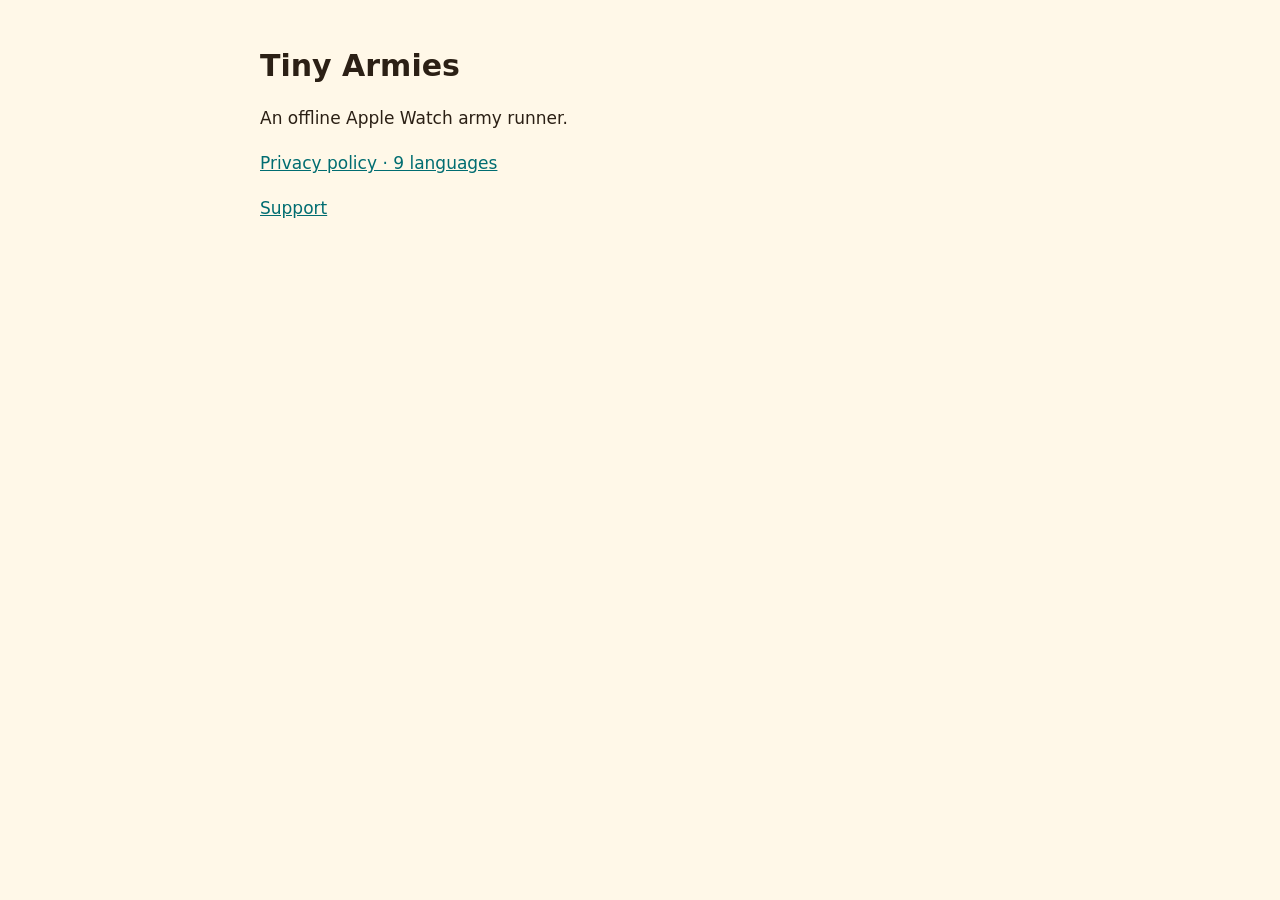
<file: index.html>
<!doctype html><html lang="en"><meta charset="utf-8"><meta name="viewport" content="width=device-width,initial-scale=1"><title>Tiny Armies</title><link rel="stylesheet" href="style.css"><main><h1>Tiny Armies</h1><p>An offline Apple Watch army runner.</p><p><a href="privacy/">Privacy policy · 9 languages</a></p><p><a href="support/">Support</a></p></main></html>
</file>
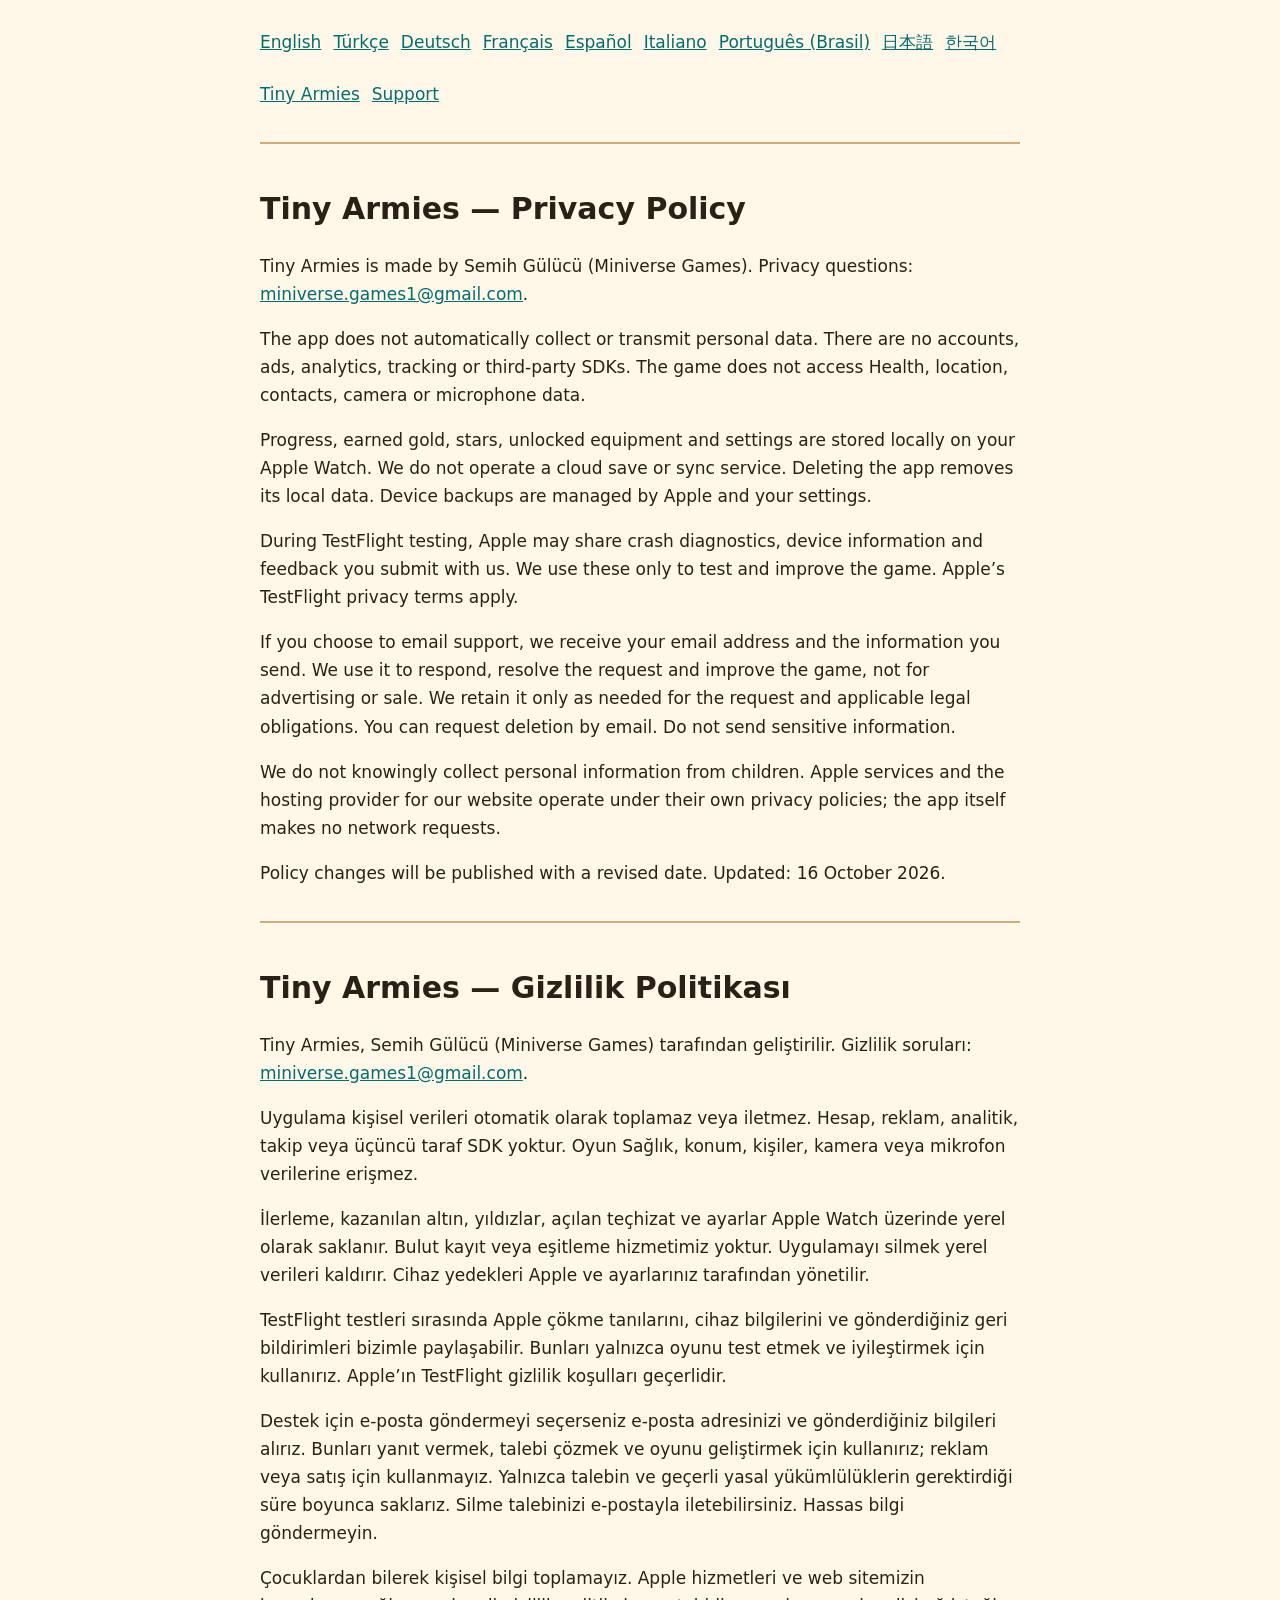
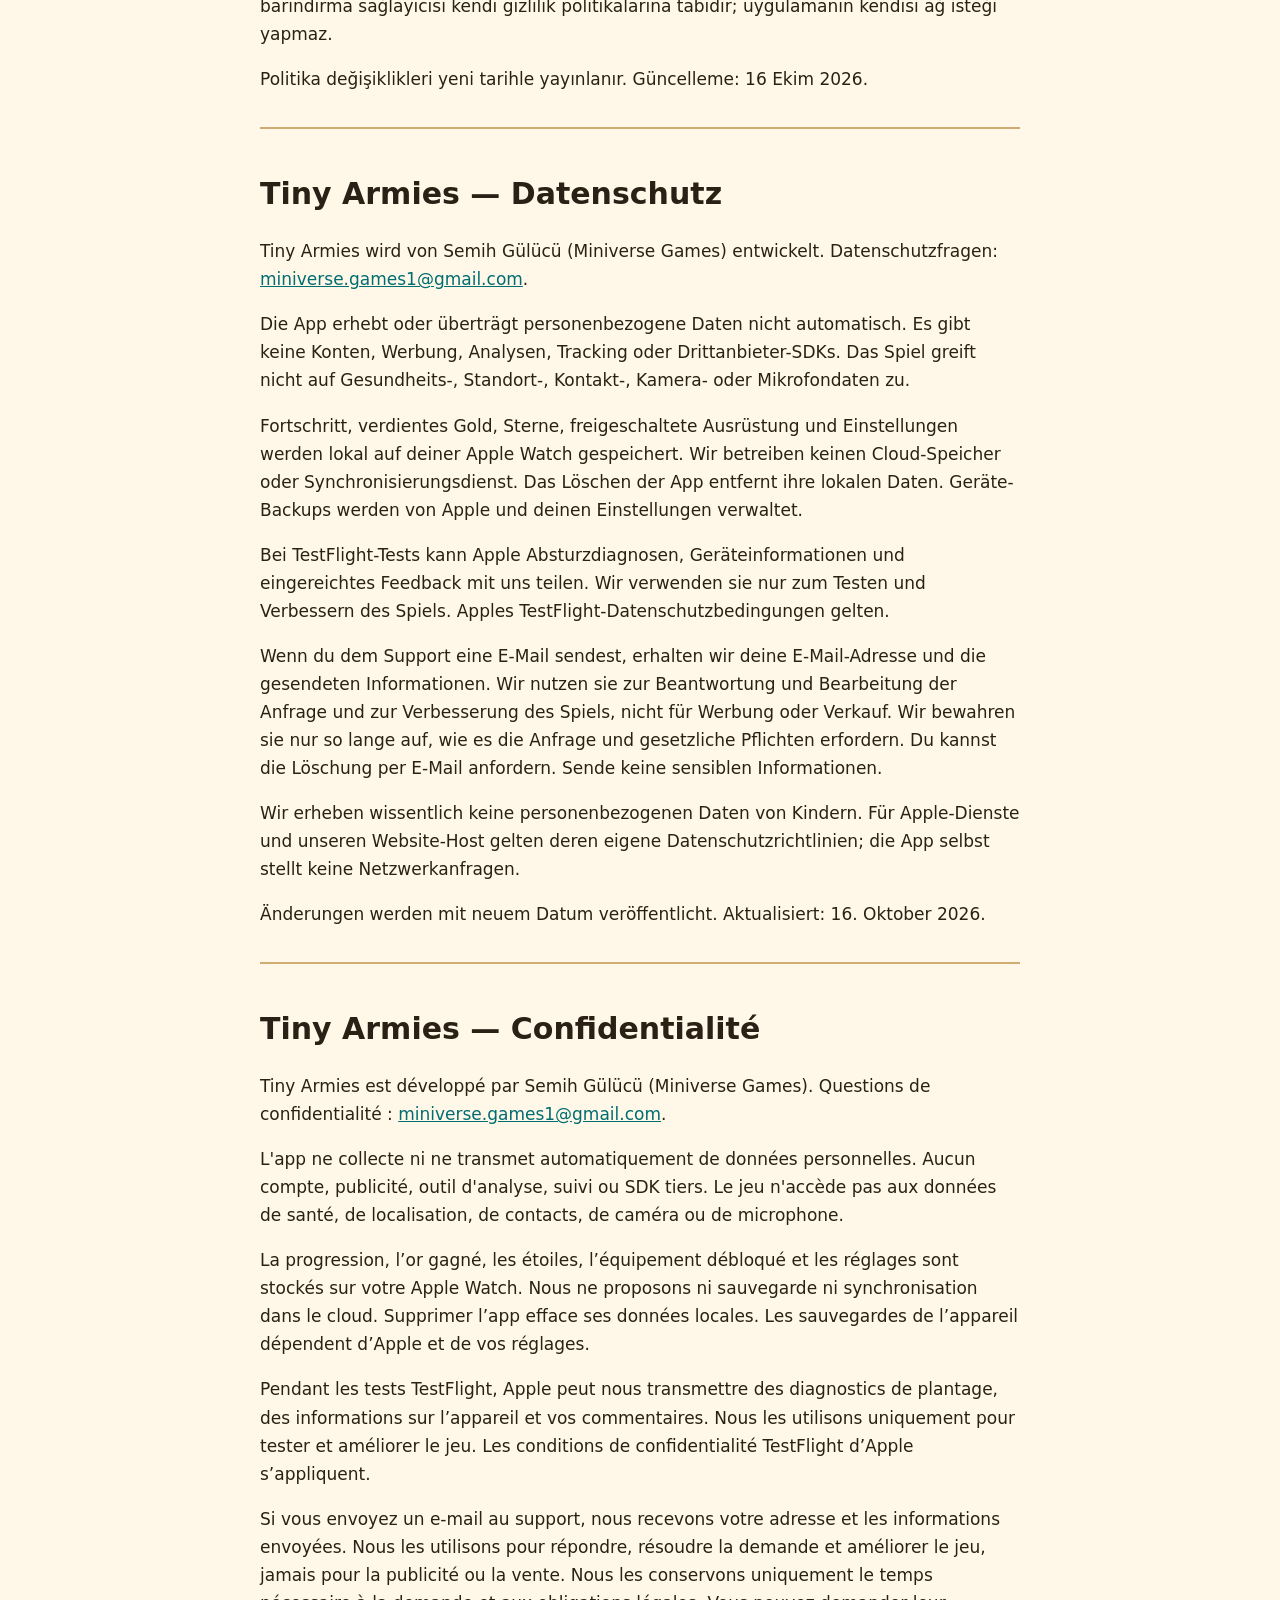
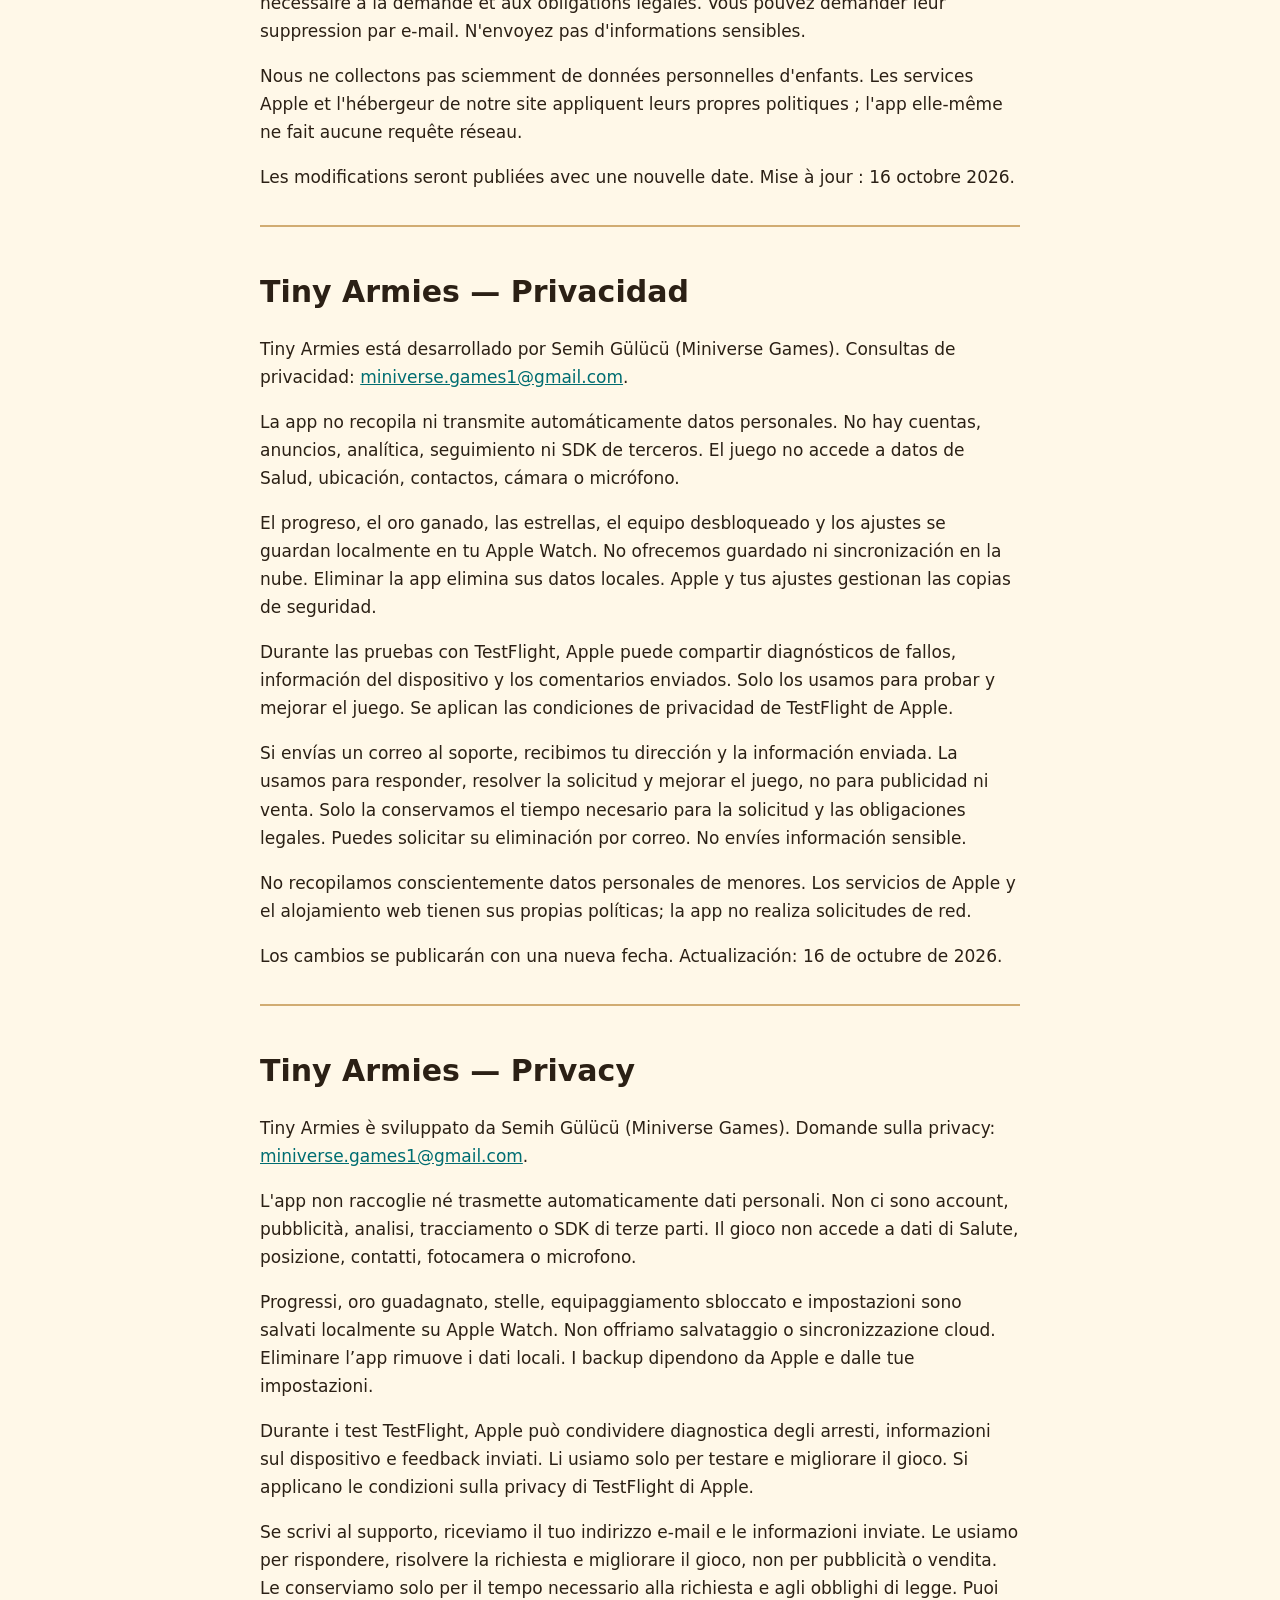
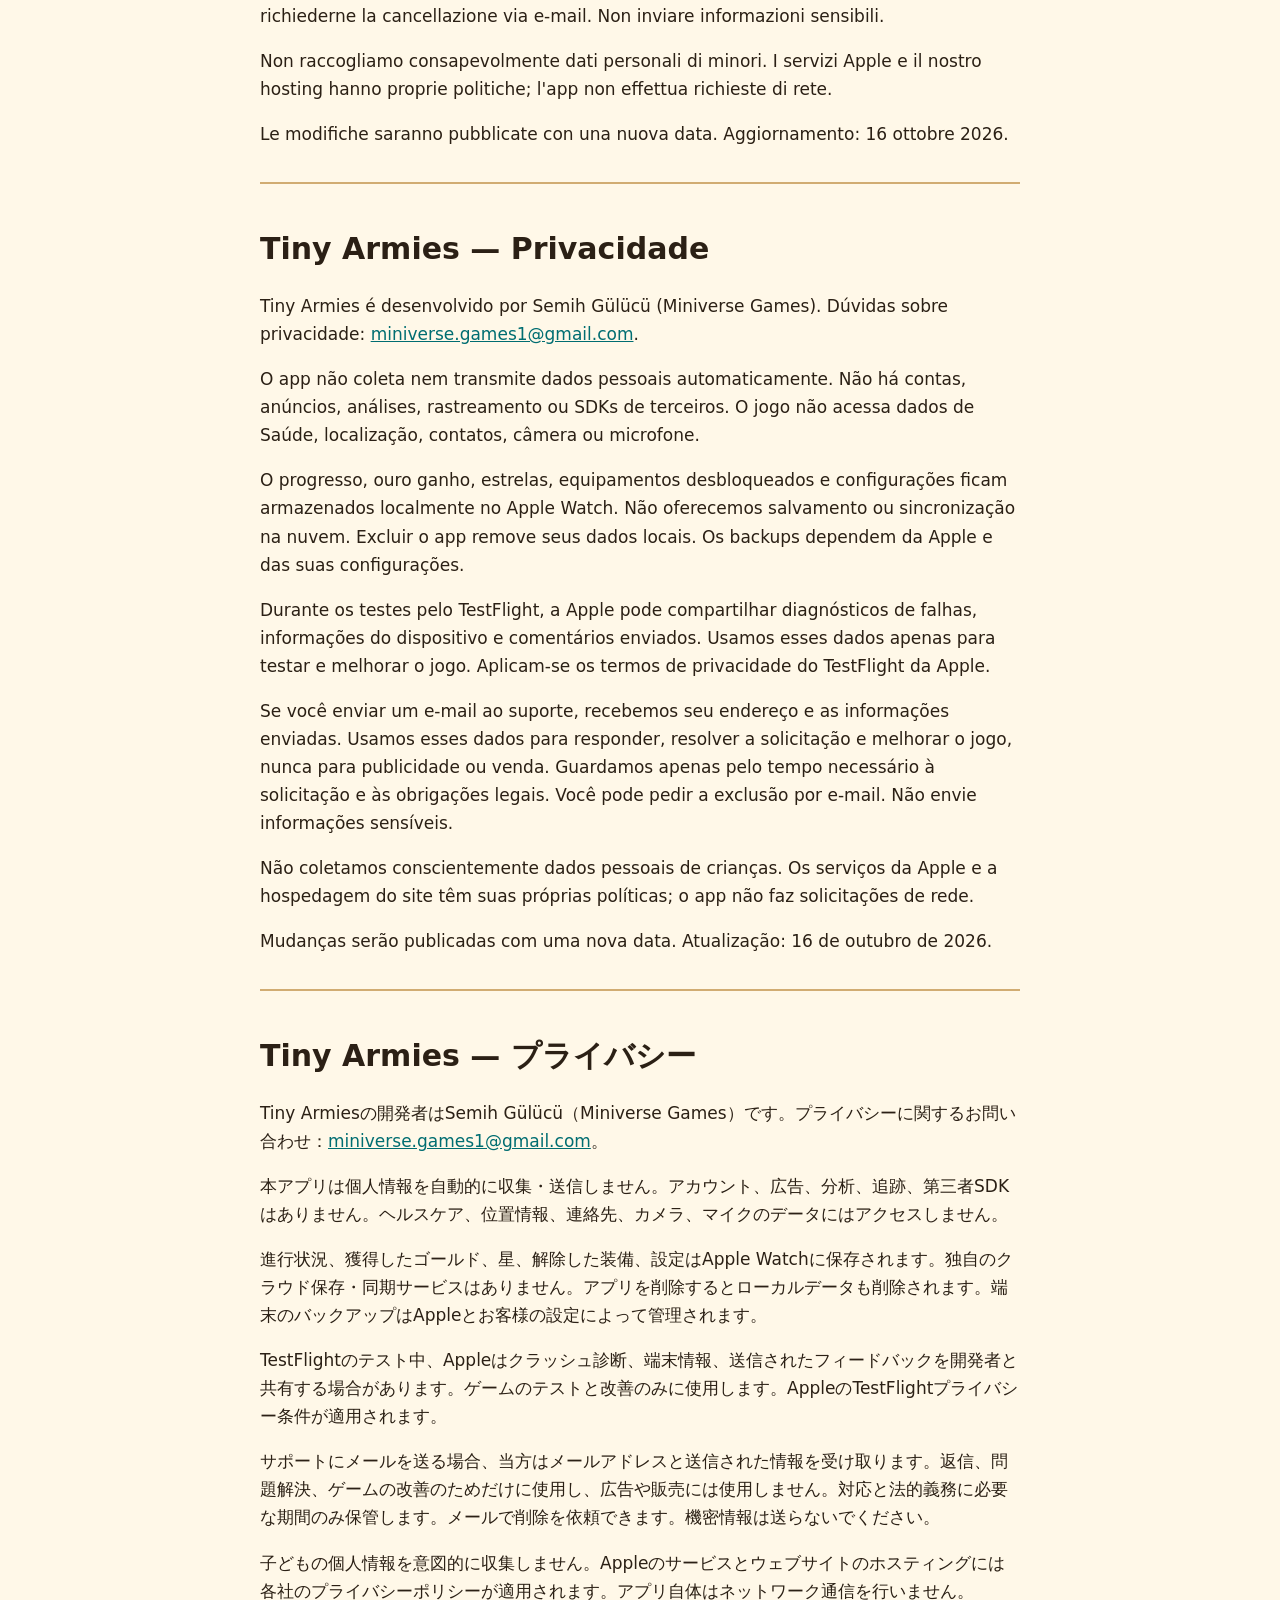
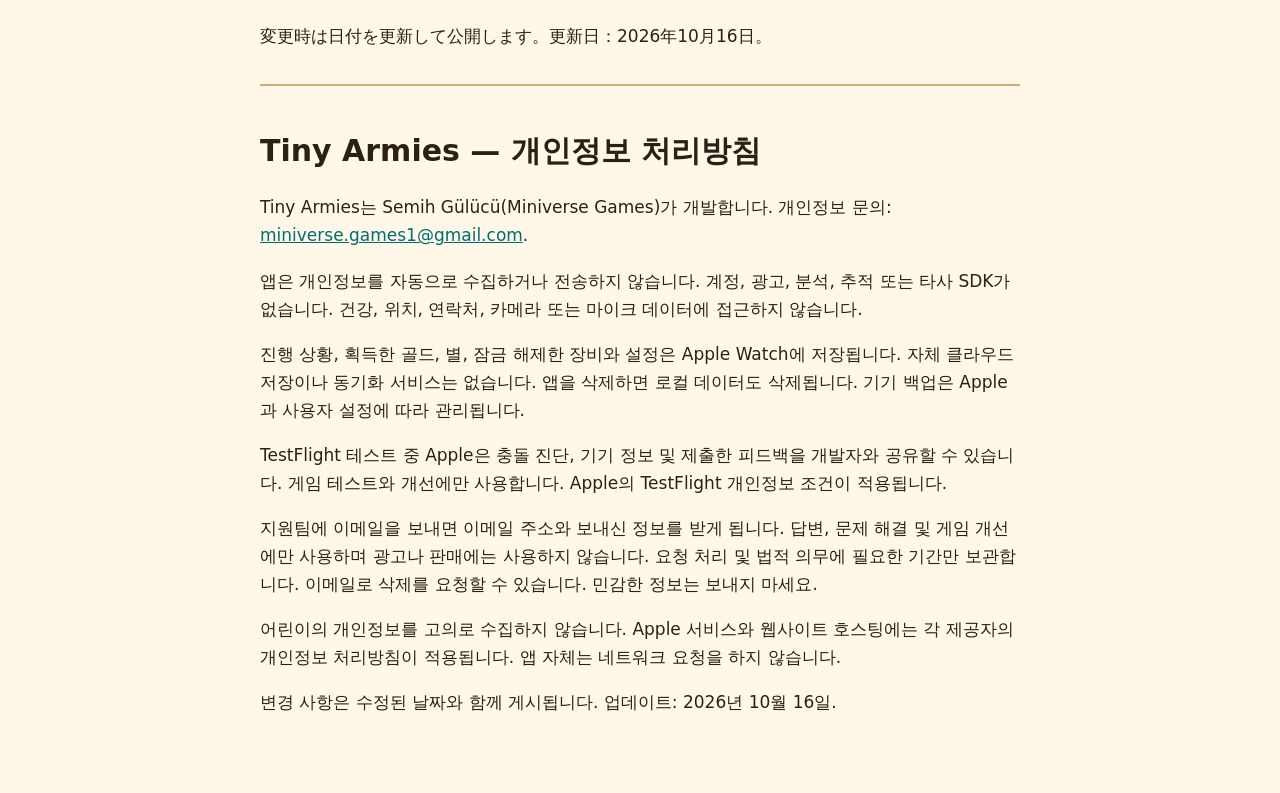
<file: privacy/index.html>
<!doctype html><html lang="en"><head><meta charset="utf-8"><meta name="viewport" content="width=device-width,initial-scale=1"><title>Tiny Armies Privacy</title><link rel="stylesheet" href="../style.css"></head><body><main><nav aria-label="Languages"><a href="#en" lang="en">English</a><a href="#tr" lang="tr">Türkçe</a><a href="#de" lang="de">Deutsch</a><a href="#fr" lang="fr">Français</a><a href="#es" lang="es">Español</a><a href="#it" lang="it">Italiano</a><a href="#pt" lang="pt">Português (Brasil)</a><a href="#ja" lang="ja">日本語</a><a href="#ko" lang="ko">한국어</a></nav><nav><a href="../">Tiny Armies</a><a href="../support/">Support</a></nav><section id="en" lang="en"><h1>Tiny Armies — Privacy Policy</h1><p>Tiny Armies is made by Semih Gülücü (Miniverse Games). Privacy questions: <a href="mailto:miniverse.games1@gmail.com">miniverse.games1@gmail.com</a>.</p><p>The app does not automatically collect or transmit personal data. There are no accounts, ads, analytics, tracking or third-party SDKs. The game does not access Health, location, contacts, camera or microphone data.</p><p>Progress, earned gold, stars, unlocked equipment and settings are stored locally on your Apple Watch. We do not operate a cloud save or sync service. Deleting the app removes its local data. Device backups are managed by Apple and your settings.</p><p>During TestFlight testing, Apple may share crash diagnostics, device information and feedback you submit with us. We use these only to test and improve the game. Apple’s TestFlight privacy terms apply.</p><p>If you choose to email support, we receive your email address and the information you send. We use it to respond, resolve the request and improve the game, not for advertising or sale. We retain it only as needed for the request and applicable legal obligations. You can request deletion by email. Do not send sensitive information.</p><p>We do not knowingly collect personal information from children. Apple services and the hosting provider for our website operate under their own privacy policies; the app itself makes no network requests.</p><p>Policy changes will be published with a revised date. Updated: 16 October 2026.</p></section><section id="tr" lang="tr"><h1>Tiny Armies — Gizlilik Politikası</h1><p>Tiny Armies, Semih Gülücü (Miniverse Games) tarafından geliştirilir. Gizlilik soruları: <a href="mailto:miniverse.games1@gmail.com">miniverse.games1@gmail.com</a>.</p><p>Uygulama kişisel verileri otomatik olarak toplamaz veya iletmez. Hesap, reklam, analitik, takip veya üçüncü taraf SDK yoktur. Oyun Sağlık, konum, kişiler, kamera veya mikrofon verilerine erişmez.</p><p>İlerleme, kazanılan altın, yıldızlar, açılan teçhizat ve ayarlar Apple Watch üzerinde yerel olarak saklanır. Bulut kayıt veya eşitleme hizmetimiz yoktur. Uygulamayı silmek yerel verileri kaldırır. Cihaz yedekleri Apple ve ayarlarınız tarafından yönetilir.</p><p>TestFlight testleri sırasında Apple çökme tanılarını, cihaz bilgilerini ve gönderdiğiniz geri bildirimleri bizimle paylaşabilir. Bunları yalnızca oyunu test etmek ve iyileştirmek için kullanırız. Apple’ın TestFlight gizlilik koşulları geçerlidir.</p><p>Destek için e-posta göndermeyi seçerseniz e-posta adresinizi ve gönderdiğiniz bilgileri alırız. Bunları yanıt vermek, talebi çözmek ve oyunu geliştirmek için kullanırız; reklam veya satış için kullanmayız. Yalnızca talebin ve geçerli yasal yükümlülüklerin gerektirdiği süre boyunca saklarız. Silme talebinizi e-postayla iletebilirsiniz. Hassas bilgi göndermeyin.</p><p>Çocuklardan bilerek kişisel bilgi toplamayız. Apple hizmetleri ve web sitemizin barındırma sağlayıcısı kendi gizlilik politikalarına tabidir; uygulamanın kendisi ağ isteği yapmaz.</p><p>Politika değişiklikleri yeni tarihle yayınlanır. Güncelleme: 16 Ekim 2026.</p></section><section id="de" lang="de"><h1>Tiny Armies — Datenschutz</h1><p>Tiny Armies wird von Semih Gülücü (Miniverse Games) entwickelt. Datenschutzfragen: <a href="mailto:miniverse.games1@gmail.com">miniverse.games1@gmail.com</a>.</p><p>Die App erhebt oder überträgt personenbezogene Daten nicht automatisch. Es gibt keine Konten, Werbung, Analysen, Tracking oder Drittanbieter-SDKs. Das Spiel greift nicht auf Gesundheits-, Standort-, Kontakt-, Kamera- oder Mikrofondaten zu.</p><p>Fortschritt, verdientes Gold, Sterne, freigeschaltete Ausrüstung und Einstellungen werden lokal auf deiner Apple Watch gespeichert. Wir betreiben keinen Cloud-Speicher oder Synchronisierungsdienst. Das Löschen der App entfernt ihre lokalen Daten. Geräte-Backups werden von Apple und deinen Einstellungen verwaltet.</p><p>Bei TestFlight-Tests kann Apple Absturzdiagnosen, Geräteinformationen und eingereichtes Feedback mit uns teilen. Wir verwenden sie nur zum Testen und Verbessern des Spiels. Apples TestFlight-Datenschutzbedingungen gelten.</p><p>Wenn du dem Support eine E-Mail sendest, erhalten wir deine E-Mail-Adresse und die gesendeten Informationen. Wir nutzen sie zur Beantwortung und Bearbeitung der Anfrage und zur Verbesserung des Spiels, nicht für Werbung oder Verkauf. Wir bewahren sie nur so lange auf, wie es die Anfrage und gesetzliche Pflichten erfordern. Du kannst die Löschung per E-Mail anfordern. Sende keine sensiblen Informationen.</p><p>Wir erheben wissentlich keine personenbezogenen Daten von Kindern. Für Apple-Dienste und unseren Website-Host gelten deren eigene Datenschutzrichtlinien; die App selbst stellt keine Netzwerkanfragen.</p><p>Änderungen werden mit neuem Datum veröffentlicht. Aktualisiert: 16. Oktober 2026.</p></section><section id="fr" lang="fr"><h1>Tiny Armies — Confidentialité</h1><p>Tiny Armies est développé par Semih Gülücü (Miniverse Games). Questions de confidentialité : <a href="mailto:miniverse.games1@gmail.com">miniverse.games1@gmail.com</a>.</p><p>L&#x27;app ne collecte ni ne transmet automatiquement de données personnelles. Aucun compte, publicité, outil d&#x27;analyse, suivi ou SDK tiers. Le jeu n&#x27;accède pas aux données de santé, de localisation, de contacts, de caméra ou de microphone.</p><p>La progression, l’or gagné, les étoiles, l’équipement débloqué et les réglages sont stockés sur votre Apple Watch. Nous ne proposons ni sauvegarde ni synchronisation dans le cloud. Supprimer l’app efface ses données locales. Les sauvegardes de l’appareil dépendent d’Apple et de vos réglages.</p><p>Pendant les tests TestFlight, Apple peut nous transmettre des diagnostics de plantage, des informations sur l’appareil et vos commentaires. Nous les utilisons uniquement pour tester et améliorer le jeu. Les conditions de confidentialité TestFlight d’Apple s’appliquent.</p><p>Si vous envoyez un e-mail au support, nous recevons votre adresse et les informations envoyées. Nous les utilisons pour répondre, résoudre la demande et améliorer le jeu, jamais pour la publicité ou la vente. Nous les conservons uniquement le temps nécessaire à la demande et aux obligations légales. Vous pouvez demander leur suppression par e-mail. N&#x27;envoyez pas d&#x27;informations sensibles.</p><p>Nous ne collectons pas sciemment de données personnelles d&#x27;enfants. Les services Apple et l&#x27;hébergeur de notre site appliquent leurs propres politiques ; l&#x27;app elle-même ne fait aucune requête réseau.</p><p>Les modifications seront publiées avec une nouvelle date. Mise à jour : 16 octobre 2026.</p></section><section id="es" lang="es"><h1>Tiny Armies — Privacidad</h1><p>Tiny Armies está desarrollado por Semih Gülücü (Miniverse Games). Consultas de privacidad: <a href="mailto:miniverse.games1@gmail.com">miniverse.games1@gmail.com</a>.</p><p>La app no recopila ni transmite automáticamente datos personales. No hay cuentas, anuncios, analítica, seguimiento ni SDK de terceros. El juego no accede a datos de Salud, ubicación, contactos, cámara o micrófono.</p><p>El progreso, el oro ganado, las estrellas, el equipo desbloqueado y los ajustes se guardan localmente en tu Apple Watch. No ofrecemos guardado ni sincronización en la nube. Eliminar la app elimina sus datos locales. Apple y tus ajustes gestionan las copias de seguridad.</p><p>Durante las pruebas con TestFlight, Apple puede compartir diagnósticos de fallos, información del dispositivo y los comentarios enviados. Solo los usamos para probar y mejorar el juego. Se aplican las condiciones de privacidad de TestFlight de Apple.</p><p>Si envías un correo al soporte, recibimos tu dirección y la información enviada. La usamos para responder, resolver la solicitud y mejorar el juego, no para publicidad ni venta. Solo la conservamos el tiempo necesario para la solicitud y las obligaciones legales. Puedes solicitar su eliminación por correo. No envíes información sensible.</p><p>No recopilamos conscientemente datos personales de menores. Los servicios de Apple y el alojamiento web tienen sus propias políticas; la app no realiza solicitudes de red.</p><p>Los cambios se publicarán con una nueva fecha. Actualización: 16 de octubre de 2026.</p></section><section id="it" lang="it"><h1>Tiny Armies — Privacy</h1><p>Tiny Armies è sviluppato da Semih Gülücü (Miniverse Games). Domande sulla privacy: <a href="mailto:miniverse.games1@gmail.com">miniverse.games1@gmail.com</a>.</p><p>L&#x27;app non raccoglie né trasmette automaticamente dati personali. Non ci sono account, pubblicità, analisi, tracciamento o SDK di terze parti. Il gioco non accede a dati di Salute, posizione, contatti, fotocamera o microfono.</p><p>Progressi, oro guadagnato, stelle, equipaggiamento sbloccato e impostazioni sono salvati localmente su Apple Watch. Non offriamo salvataggio o sincronizzazione cloud. Eliminare l’app rimuove i dati locali. I backup dipendono da Apple e dalle tue impostazioni.</p><p>Durante i test TestFlight, Apple può condividere diagnostica degli arresti, informazioni sul dispositivo e feedback inviati. Li usiamo solo per testare e migliorare il gioco. Si applicano le condizioni sulla privacy di TestFlight di Apple.</p><p>Se scrivi al supporto, riceviamo il tuo indirizzo e-mail e le informazioni inviate. Le usiamo per rispondere, risolvere la richiesta e migliorare il gioco, non per pubblicità o vendita. Le conserviamo solo per il tempo necessario alla richiesta e agli obblighi di legge. Puoi richiederne la cancellazione via e-mail. Non inviare informazioni sensibili.</p><p>Non raccogliamo consapevolmente dati personali di minori. I servizi Apple e il nostro hosting hanno proprie politiche; l&#x27;app non effettua richieste di rete.</p><p>Le modifiche saranno pubblicate con una nuova data. Aggiornamento: 16 ottobre 2026.</p></section><section id="pt" lang="pt"><h1>Tiny Armies — Privacidade</h1><p>Tiny Armies é desenvolvido por Semih Gülücü (Miniverse Games). Dúvidas sobre privacidade: <a href="mailto:miniverse.games1@gmail.com">miniverse.games1@gmail.com</a>.</p><p>O app não coleta nem transmite dados pessoais automaticamente. Não há contas, anúncios, análises, rastreamento ou SDKs de terceiros. O jogo não acessa dados de Saúde, localização, contatos, câmera ou microfone.</p><p>O progresso, ouro ganho, estrelas, equipamentos desbloqueados e configurações ficam armazenados localmente no Apple Watch. Não oferecemos salvamento ou sincronização na nuvem. Excluir o app remove seus dados locais. Os backups dependem da Apple e das suas configurações.</p><p>Durante os testes pelo TestFlight, a Apple pode compartilhar diagnósticos de falhas, informações do dispositivo e comentários enviados. Usamos esses dados apenas para testar e melhorar o jogo. Aplicam-se os termos de privacidade do TestFlight da Apple.</p><p>Se você enviar um e-mail ao suporte, recebemos seu endereço e as informações enviadas. Usamos esses dados para responder, resolver a solicitação e melhorar o jogo, nunca para publicidade ou venda. Guardamos apenas pelo tempo necessário à solicitação e às obrigações legais. Você pode pedir a exclusão por e-mail. Não envie informações sensíveis.</p><p>Não coletamos conscientemente dados pessoais de crianças. Os serviços da Apple e a hospedagem do site têm suas próprias políticas; o app não faz solicitações de rede.</p><p>Mudanças serão publicadas com uma nova data. Atualização: 16 de outubro de 2026.</p></section><section id="ja" lang="ja"><h1>Tiny Armies — プライバシー</h1><p>Tiny Armiesの開発者はSemih Gülücü（Miniverse Games）です。プライバシーに関するお問い合わせ：<a href="mailto:miniverse.games1@gmail.com">miniverse.games1@gmail.com</a>。</p><p>本アプリは個人情報を自動的に収集・送信しません。アカウント、広告、分析、追跡、第三者SDKはありません。ヘルスケア、位置情報、連絡先、カメラ、マイクのデータにはアクセスしません。</p><p>進行状況、獲得したゴールド、星、解除した装備、設定はApple Watchに保存されます。独自のクラウド保存・同期サービスはありません。アプリを削除するとローカルデータも削除されます。端末のバックアップはAppleとお客様の設定によって管理されます。</p><p>TestFlightのテスト中、Appleはクラッシュ診断、端末情報、送信されたフィードバックを開発者と共有する場合があります。ゲームのテストと改善のみに使用します。AppleのTestFlightプライバシー条件が適用されます。</p><p>サポートにメールを送る場合、当方はメールアドレスと送信された情報を受け取ります。返信、問題解決、ゲームの改善のためだけに使用し、広告や販売には使用しません。対応と法的義務に必要な期間のみ保管します。メールで削除を依頼できます。機密情報は送らないでください。</p><p>子どもの個人情報を意図的に収集しません。Appleのサービスとウェブサイトのホスティングには各社のプライバシーポリシーが適用されます。アプリ自体はネットワーク通信を行いません。</p><p>変更時は日付を更新して公開します。更新日：2026年10月16日。</p></section><section id="ko" lang="ko"><h1>Tiny Armies — 개인정보 처리방침</h1><p>Tiny Armies는 Semih Gülücü(Miniverse Games)가 개발합니다. 개인정보 문의: <a href="mailto:miniverse.games1@gmail.com">miniverse.games1@gmail.com</a>.</p><p>앱은 개인정보를 자동으로 수집하거나 전송하지 않습니다. 계정, 광고, 분석, 추적 또는 타사 SDK가 없습니다. 건강, 위치, 연락처, 카메라 또는 마이크 데이터에 접근하지 않습니다.</p><p>진행 상황, 획득한 골드, 별, 잠금 해제한 장비와 설정은 Apple Watch에 저장됩니다. 자체 클라우드 저장이나 동기화 서비스는 없습니다. 앱을 삭제하면 로컬 데이터도 삭제됩니다. 기기 백업은 Apple과 사용자 설정에 따라 관리됩니다.</p><p>TestFlight 테스트 중 Apple은 충돌 진단, 기기 정보 및 제출한 피드백을 개발자와 공유할 수 있습니다. 게임 테스트와 개선에만 사용합니다. Apple의 TestFlight 개인정보 조건이 적용됩니다.</p><p>지원팀에 이메일을 보내면 이메일 주소와 보내신 정보를 받게 됩니다. 답변, 문제 해결 및 게임 개선에만 사용하며 광고나 판매에는 사용하지 않습니다. 요청 처리 및 법적 의무에 필요한 기간만 보관합니다. 이메일로 삭제를 요청할 수 있습니다. 민감한 정보는 보내지 마세요.</p><p>어린이의 개인정보를 고의로 수집하지 않습니다. Apple 서비스와 웹사이트 호스팅에는 각 제공자의 개인정보 처리방침이 적용됩니다. 앱 자체는 네트워크 요청을 하지 않습니다.</p><p>변경 사항은 수정된 날짜와 함께 게시됩니다. 업데이트: 2026년 10월 16일.</p></section></main></body></html>
</file>
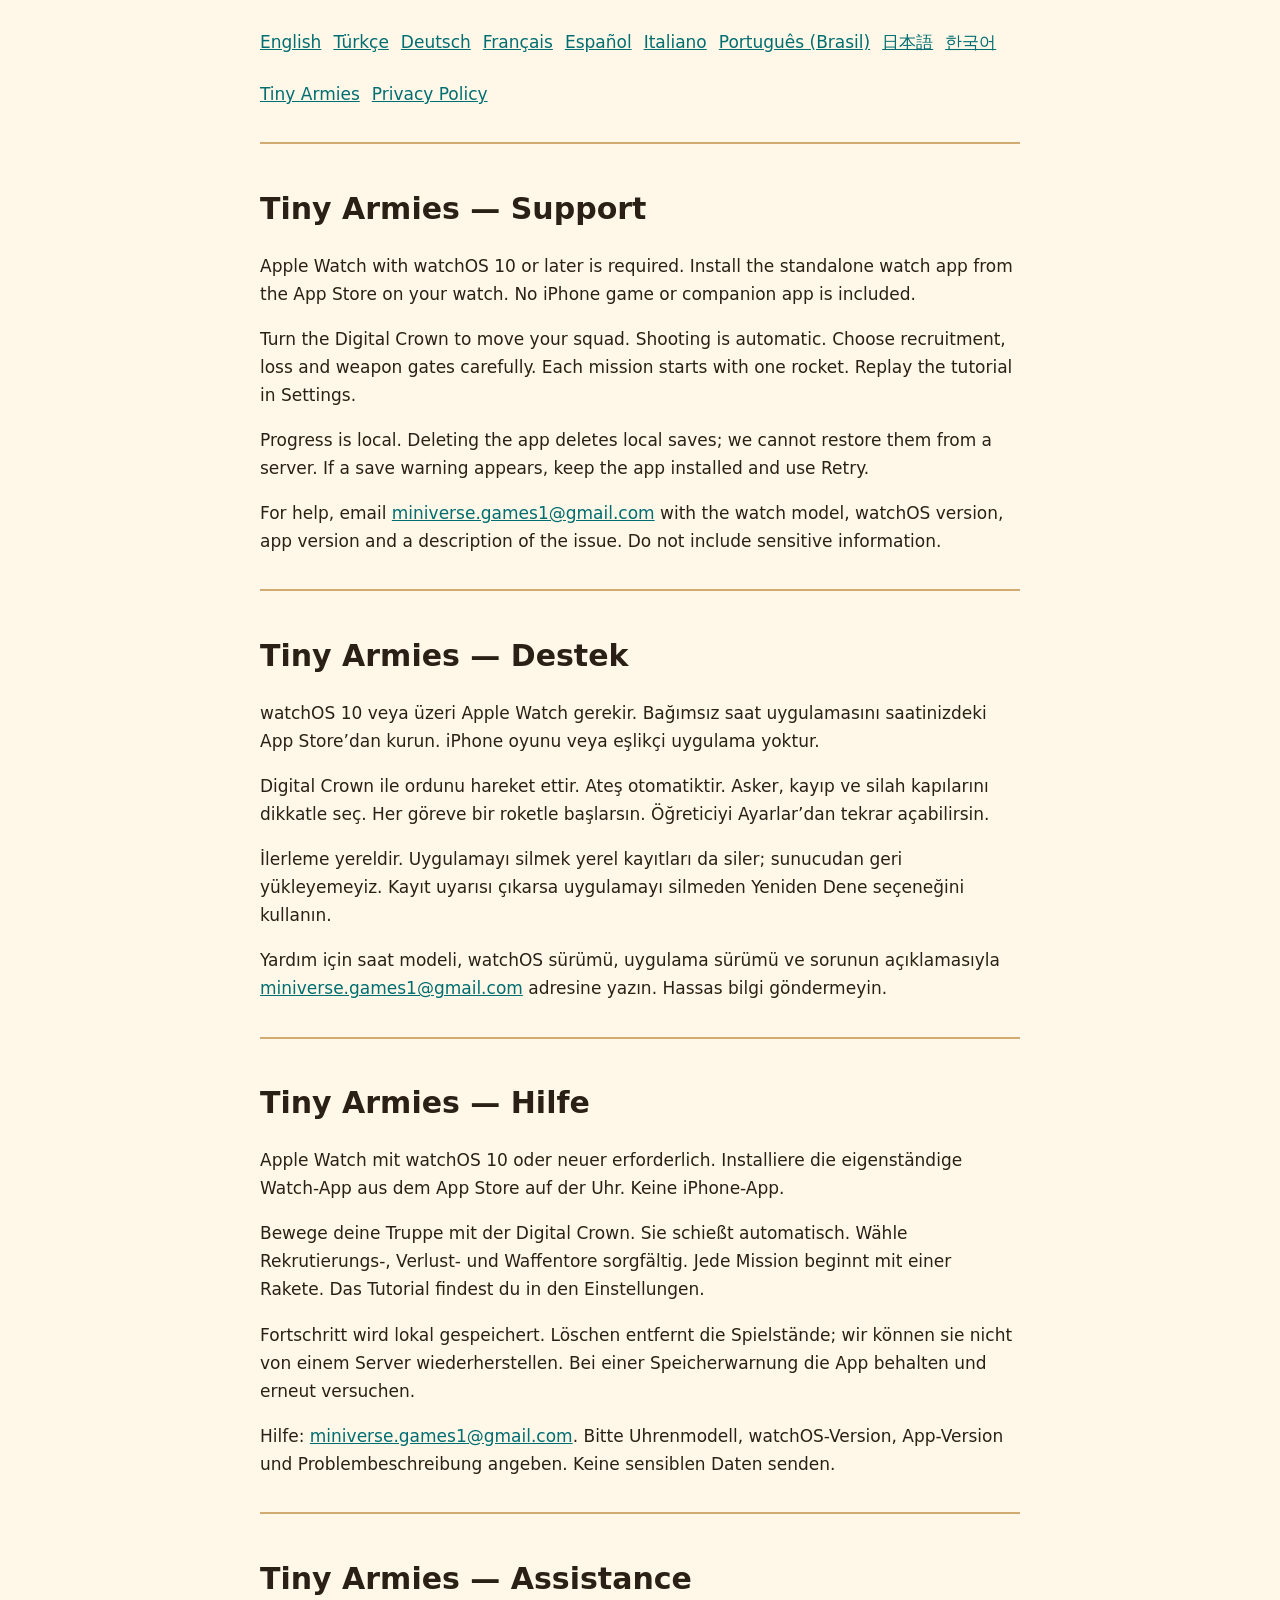
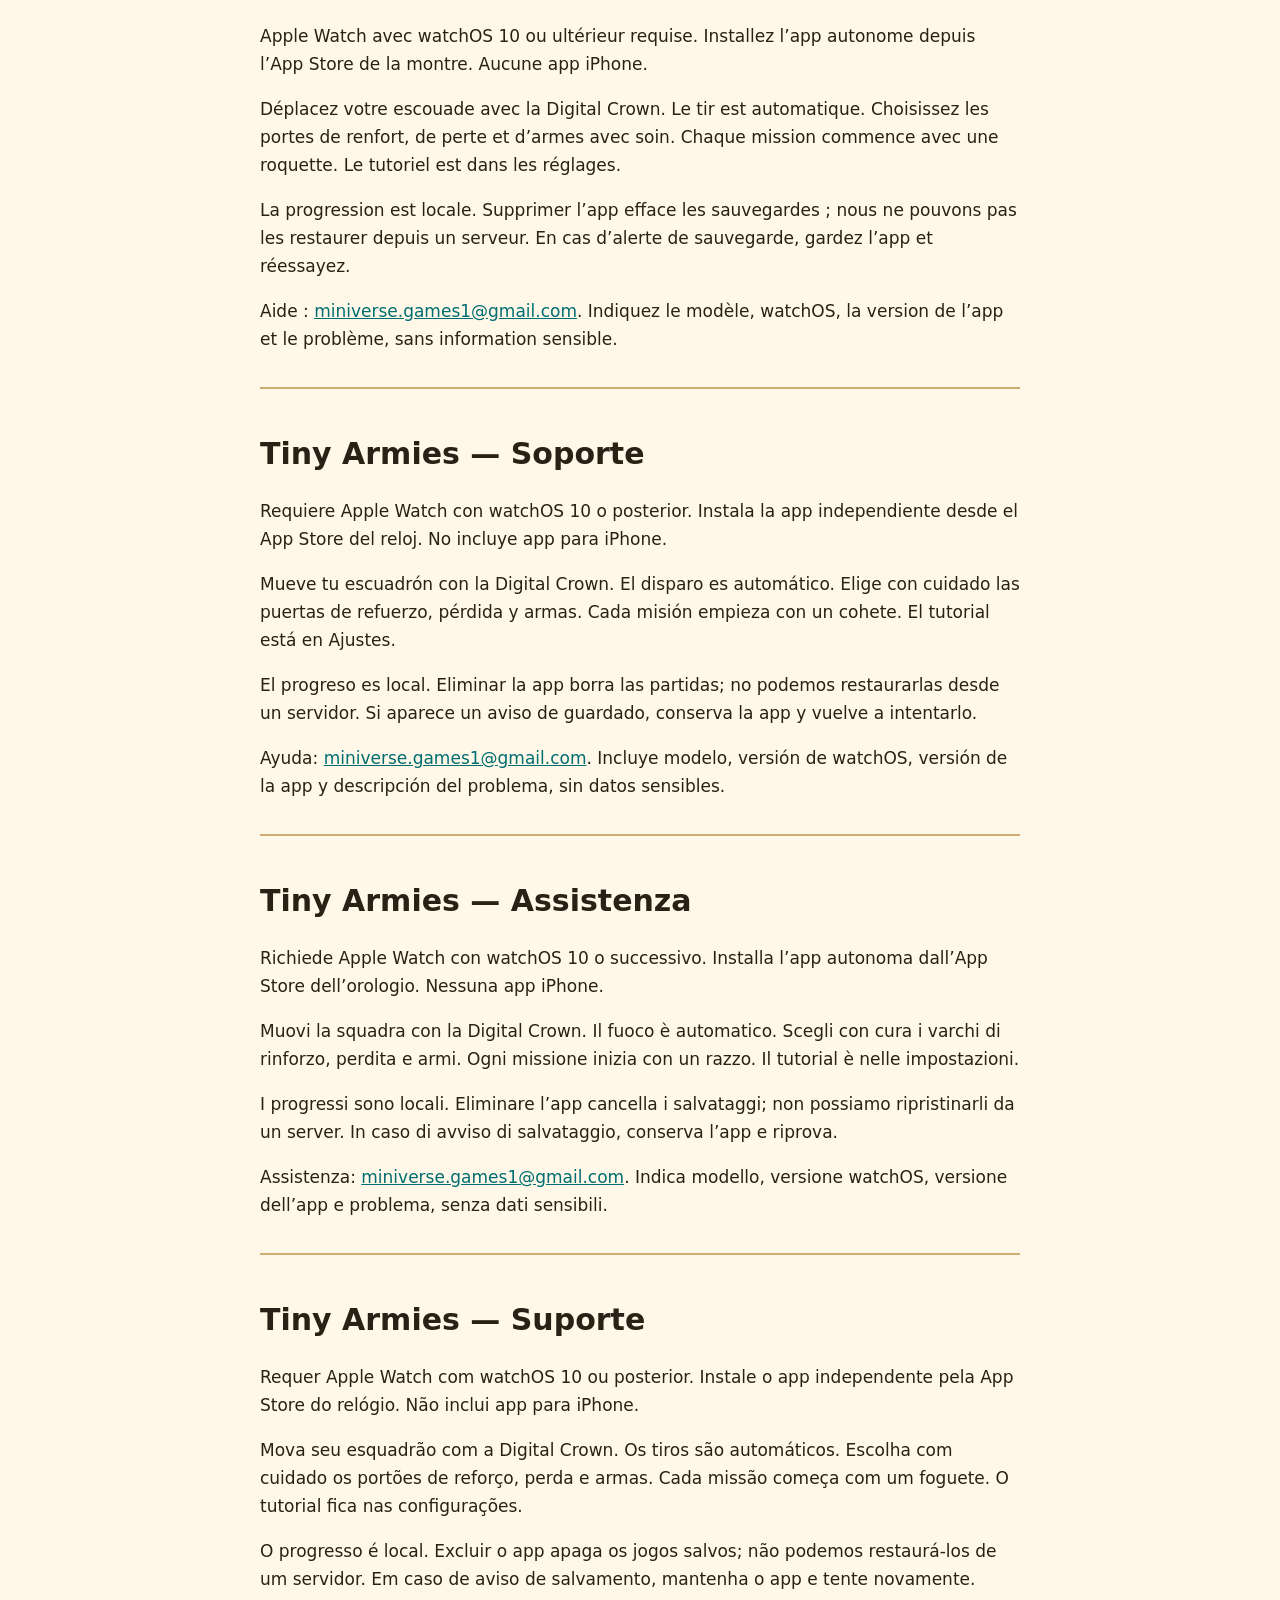
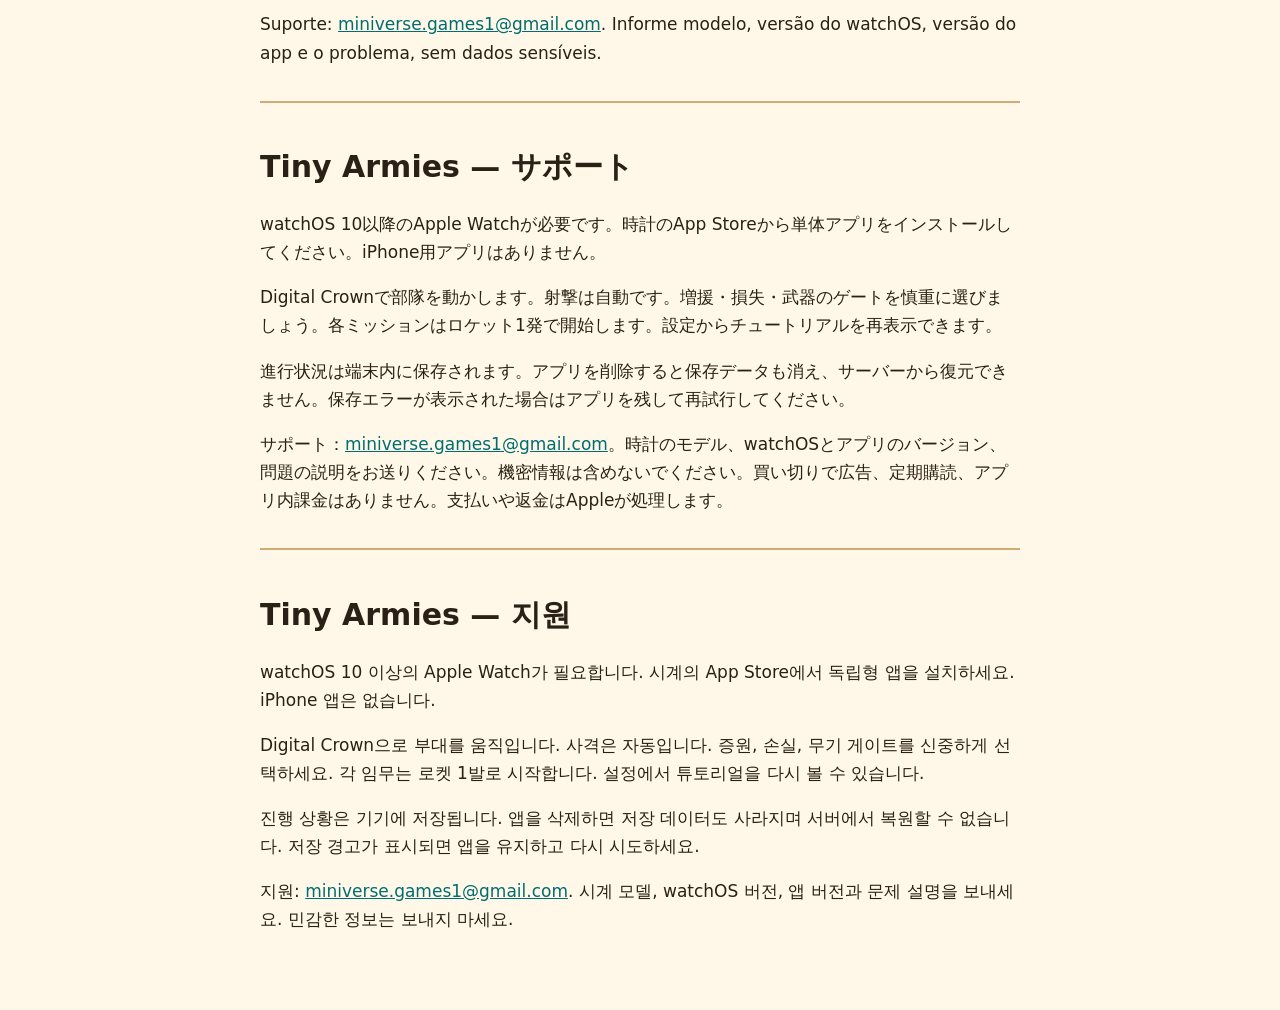
<file: support/index.html>
<!doctype html><html lang="en"><head><meta charset="utf-8"><meta name="viewport" content="width=device-width,initial-scale=1"><title>Tiny Armies Support</title><link rel="stylesheet" href="../style.css"></head><body><main><nav aria-label="Languages"><a href="#en" lang="en">English</a><a href="#tr" lang="tr">Türkçe</a><a href="#de" lang="de">Deutsch</a><a href="#fr" lang="fr">Français</a><a href="#es" lang="es">Español</a><a href="#it" lang="it">Italiano</a><a href="#pt" lang="pt">Português (Brasil)</a><a href="#ja" lang="ja">日本語</a><a href="#ko" lang="ko">한국어</a></nav><nav><a href="../">Tiny Armies</a><a href="../privacy/">Privacy Policy</a></nav><section id="en" lang="en"><h1>Tiny Armies — Support</h1><p>Apple Watch with watchOS 10 or later is required. Install the standalone watch app from the App Store on your watch. No iPhone game or companion app is included.</p><p>Turn the Digital Crown to move your squad. Shooting is automatic. Choose recruitment, loss and weapon gates carefully. Each mission starts with one rocket. Replay the tutorial in Settings.</p><p>Progress is local. Deleting the app deletes local saves; we cannot restore them from a server. If a save warning appears, keep the app installed and use Retry.</p><p>For help, email <a href="mailto:miniverse.games1@gmail.com">miniverse.games1@gmail.com</a> with the watch model, watchOS version, app version and a description of the issue. Do not include sensitive information. </p></section><section id="tr" lang="tr"><h1>Tiny Armies — Destek</h1><p>watchOS 10 veya üzeri Apple Watch gerekir. Bağımsız saat uygulamasını saatinizdeki App Store’dan kurun. iPhone oyunu veya eşlikçi uygulama yoktur.</p><p>Digital Crown ile ordunu hareket ettir. Ateş otomatiktir. Asker, kayıp ve silah kapılarını dikkatle seç. Her göreve bir roketle başlarsın. Öğreticiyi Ayarlar’dan tekrar açabilirsin.</p><p>İlerleme yereldir. Uygulamayı silmek yerel kayıtları da siler; sunucudan geri yükleyemeyiz. Kayıt uyarısı çıkarsa uygulamayı silmeden Yeniden Dene seçeneğini kullanın.</p><p>Yardım için saat modeli, watchOS sürümü, uygulama sürümü ve sorunun açıklamasıyla <a href="mailto:miniverse.games1@gmail.com">miniverse.games1@gmail.com</a> adresine yazın. Hassas bilgi göndermeyin. </p></section><section id="de" lang="de"><h1>Tiny Armies — Hilfe</h1><p>Apple Watch mit watchOS 10 oder neuer erforderlich. Installiere die eigenständige Watch-App aus dem App Store auf der Uhr. Keine iPhone-App.</p><p>Bewege deine Truppe mit der Digital Crown. Sie schießt automatisch. Wähle Rekrutierungs-, Verlust- und Waffentore sorgfältig. Jede Mission beginnt mit einer Rakete. Das Tutorial findest du in den Einstellungen.</p><p>Fortschritt wird lokal gespeichert. Löschen entfernt die Spielstände; wir können sie nicht von einem Server wiederherstellen. Bei einer Speicherwarnung die App behalten und erneut versuchen.</p><p>Hilfe: <a href="mailto:miniverse.games1@gmail.com">miniverse.games1@gmail.com</a>. Bitte Uhrenmodell, watchOS-Version, App-Version und Problembeschreibung angeben. Keine sensiblen Daten senden. </p></section><section id="fr" lang="fr"><h1>Tiny Armies — Assistance</h1><p>Apple Watch avec watchOS 10 ou ultérieur requise. Installez l’app autonome depuis l’App Store de la montre. Aucune app iPhone.</p><p>Déplacez votre escouade avec la Digital Crown. Le tir est automatique. Choisissez les portes de renfort, de perte et d’armes avec soin. Chaque mission commence avec une roquette. Le tutoriel est dans les réglages.</p><p>La progression est locale. Supprimer l’app efface les sauvegardes ; nous ne pouvons pas les restaurer depuis un serveur. En cas d’alerte de sauvegarde, gardez l’app et réessayez.</p><p>Aide : <a href="mailto:miniverse.games1@gmail.com">miniverse.games1@gmail.com</a>. Indiquez le modèle, watchOS, la version de l’app et le problème, sans information sensible. </p></section><section id="es" lang="es"><h1>Tiny Armies — Soporte</h1><p>Requiere Apple Watch con watchOS 10 o posterior. Instala la app independiente desde el App Store del reloj. No incluye app para iPhone.</p><p>Mueve tu escuadrón con la Digital Crown. El disparo es automático. Elige con cuidado las puertas de refuerzo, pérdida y armas. Cada misión empieza con un cohete. El tutorial está en Ajustes.</p><p>El progreso es local. Eliminar la app borra las partidas; no podemos restaurarlas desde un servidor. Si aparece un aviso de guardado, conserva la app y vuelve a intentarlo.</p><p>Ayuda: <a href="mailto:miniverse.games1@gmail.com">miniverse.games1@gmail.com</a>. Incluye modelo, versión de watchOS, versión de la app y descripción del problema, sin datos sensibles. </p></section><section id="it" lang="it"><h1>Tiny Armies — Assistenza</h1><p>Richiede Apple Watch con watchOS 10 o successivo. Installa l’app autonoma dall’App Store dell’orologio. Nessuna app iPhone.</p><p>Muovi la squadra con la Digital Crown. Il fuoco è automatico. Scegli con cura i varchi di rinforzo, perdita e armi. Ogni missione inizia con un razzo. Il tutorial è nelle impostazioni.</p><p>I progressi sono locali. Eliminare l’app cancella i salvataggi; non possiamo ripristinarli da un server. In caso di avviso di salvataggio, conserva l’app e riprova.</p><p>Assistenza: <a href="mailto:miniverse.games1@gmail.com">miniverse.games1@gmail.com</a>. Indica modello, versione watchOS, versione dell’app e problema, senza dati sensibili. </p></section><section id="pt" lang="pt"><h1>Tiny Armies — Suporte</h1><p>Requer Apple Watch com watchOS 10 ou posterior. Instale o app independente pela App Store do relógio. Não inclui app para iPhone.</p><p>Mova seu esquadrão com a Digital Crown. Os tiros são automáticos. Escolha com cuidado os portões de reforço, perda e armas. Cada missão começa com um foguete. O tutorial fica nas configurações.</p><p>O progresso é local. Excluir o app apaga os jogos salvos; não podemos restaurá-los de um servidor. Em caso de aviso de salvamento, mantenha o app e tente novamente.</p><p>Suporte: <a href="mailto:miniverse.games1@gmail.com">miniverse.games1@gmail.com</a>. Informe modelo, versão do watchOS, versão do app e o problema, sem dados sensíveis. </p></section><section id="ja" lang="ja"><h1>Tiny Armies — サポート</h1><p>watchOS 10以降のApple Watchが必要です。時計のApp Storeから単体アプリをインストールしてください。iPhone用アプリはありません。</p><p>Digital Crownで部隊を動かします。射撃は自動です。増援・損失・武器のゲートを慎重に選びましょう。各ミッションはロケット1発で開始します。設定からチュートリアルを再表示できます。</p><p>進行状況は端末内に保存されます。アプリを削除すると保存データも消え、サーバーから復元できません。保存エラーが表示された場合はアプリを残して再試行してください。</p><p>サポート：<a href="mailto:miniverse.games1@gmail.com">miniverse.games1@gmail.com</a>。時計のモデル、watchOSとアプリのバージョン、問題の説明をお送りください。機密情報は含めないでください。買い切りで広告、定期購読、アプリ内課金はありません。支払いや返金はAppleが処理します。</p></section><section id="ko" lang="ko"><h1>Tiny Armies — 지원</h1><p>watchOS 10 이상의 Apple Watch가 필요합니다. 시계의 App Store에서 독립형 앱을 설치하세요. iPhone 앱은 없습니다.</p><p>Digital Crown으로 부대를 움직입니다. 사격은 자동입니다. 증원, 손실, 무기 게이트를 신중하게 선택하세요. 각 임무는 로켓 1발로 시작합니다. 설정에서 튜토리얼을 다시 볼 수 있습니다.</p><p>진행 상황은 기기에 저장됩니다. 앱을 삭제하면 저장 데이터도 사라지며 서버에서 복원할 수 없습니다. 저장 경고가 표시되면 앱을 유지하고 다시 시도하세요.</p><p>지원: <a href="mailto:miniverse.games1@gmail.com">miniverse.games1@gmail.com</a>. 시계 모델, watchOS 버전, 앱 버전과 문제 설명을 보내세요. 민감한 정보는 보내지 마세요. </p></section></main></body></html>
</file>
<file: style.css>
body{margin:0;background:#fff8e8;color:#2b2015;font:17px/1.65 system-ui,sans-serif}main{max-width:760px;margin:auto;padding:28px 18px 60px}nav{display:flex;flex-wrap:wrap;gap:12px;margin-bottom:24px}a{color:#006d71}section{scroll-margin-top:20px;border-top:2px solid #d1ac72;padding-top:22px;margin-top:34px}h1{font-size:30px;line-height:1.2}p{overflow-wrap:anywhere}.meta{color:#6c5844}
</file>
